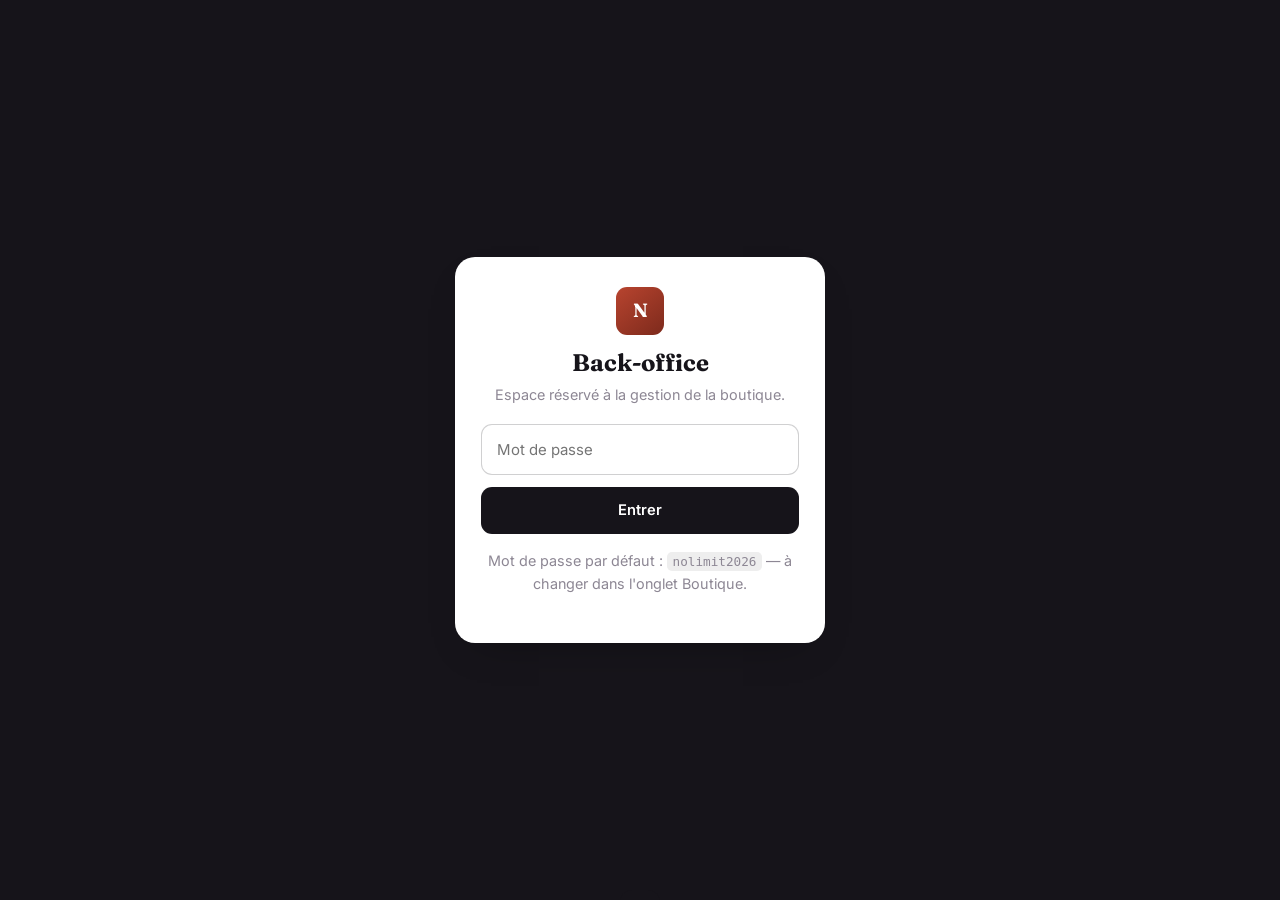
<file: admin.html>
<!DOCTYPE html>
<html lang="fr">
<head>
<meta charset="utf-8">
<meta name="viewport" content="width=device-width, initial-scale=1">
<title>Back-office — No Limite Shop</title>
<meta name="robots" content="noindex, nofollow">
<link rel="icon" href="assets/img/favicon.svg" type="image/svg+xml">
<link rel="manifest" href="/manifest.json">
<meta name="theme-color" content="#111827">
<meta name="apple-mobile-web-app-capable" content="yes">
<meta name="apple-mobile-web-app-status-bar-style" content="black">
<meta name="apple-mobile-web-app-title" content="Nolimit BO">
<link rel="apple-touch-icon" href="/assets/img/icon-192.png">
<link rel="preconnect" href="https://fonts.googleapis.com">
<link rel="preconnect" href="https://fonts.gstatic.com" crossorigin>
<link href="https://fonts.googleapis.com/css2?family=Fraunces:opsz,wght@9..144,700&family=Inter:wght@400;500;600;700&display=swap" rel="stylesheet">
<link rel="stylesheet" href="assets/css/admin.css?v=20260909193425">
</head>
<body>

<!-- ============================================================ CONNEXION -->
<div class="gate" id="gate">
  <form class="gate__box" id="gateForm">
    <span class="logo__mark">N</span>
    <h1>Back-office</h1>
    <p>Espace réservé à la gestion de la boutique.</p>
    <input type="password" id="gatePwd" placeholder="Mot de passe" autocomplete="current-password">
    <button class="btn btn--primary btn--full" type="submit">Entrer</button>
    <p class="gate__err" id="gateErr" hidden>Mot de passe incorrect.</p>
    <p class="gate__hint">Mot de passe par défaut : <code>nolimit2026</code> — à changer dans l'onglet Boutique.</p>
  </form>
</div>

<!-- ================================================================= APP -->
<div class="app" id="app" hidden>

  <aside class="side">
    <div class="side__top">
      <span class="logo__mark">N</span>
      <div>
        <b>No Limite Shop</b>
        <i>Back-office</i>
      </div>
    </div>
    <nav class="side__nav" id="sideNav">
      <button class="tab is-on" data-tab="board"><span>📊</span> Tableau de bord</button>
      <button class="tab" data-tab="commandes"><span>🛍️</span> Commandes <span class="pastille" id="badgeCmd" hidden>0</span></button>
      <button class="tab" data-tab="produits"><span>👕</span> Produits</button>
      <button class="tab" data-tab="categories"><span>🏷️</span> Catégories</button>
      <button class="tab" data-tab="boutique"><span>🏪</span> Boutique</button>
      <button class="tab" data-tab="faq"><span>❓</span> FAQ</button>
    </nav>
    <div class="side__foot">
      <a href="index.html" target="_blank" rel="noopener">Voir la boutique ↗</a>
      <button id="btnLogout">Se déconnecter</button>
    </div>
  </aside>

  <main class="main">
    <header class="bar">
      <button class="burger" id="burger" aria-label="Menu"><span></span><span></span><span></span></button>
      <h1 id="pageTitre">Tableau de bord</h1>
      <div class="bar__act">
        <span class="dot" id="etat" hidden>Enregistrement…</span>
      </div>
    </header>

    <div class="page" id="page"></div>
  </main>
</div>

<!-- ================================================= MODALE FICHE PRODUIT -->
<div class="ovl" id="ovlEdit" hidden>
  <div class="sheet" role="dialog" aria-modal="true">
    <header class="sheet__hd">
      <h2 id="editTitre">Modifier l'article</h2>
      <button class="x" data-close aria-label="Fermer">&times;</button>
    </header>
    <div class="sheet__body" id="editBody"></div>
    <footer class="sheet__ft">
      <button class="btn btn--ghost" data-close>Annuler</button>
      <button class="btn btn--primary" id="btnSaveP">Enregistrer</button>
    </footer>
  </div>
</div>

<div class="toast" id="toast" role="status" aria-live="polite"></div>

<script src="assets/js/admin.js?v=20260909193425"></script>
</body>
</html>
</file>
<file: assets/css/admin.css>
/* ==========================================================================
   NOLIMIT SHOP — back-office
   Interface de gestion : produits, prix, stock, photos, réglages.
   ========================================================================== */

:root{
  --bg:#f4f2ee; --panel:#fff; --side:#16141a; --side-2:#221f27;
  --ink:#16141a; --ink-2:#57525f; --ink-3:#8d8794;
  --line:rgba(22,20,26,.10); --line-2:rgba(22,20,26,.20);
  --accent:#b8442f; --ok:#16794a; --warn:#b8860b; --danger:#c02b2b;
  --r:14px; --shadow:0 16px 40px -22px rgba(0,0,0,.4);
  --ease:cubic-bezier(.22,1,.36,1);
}
*,*::before,*::after{ box-sizing:border-box; }
body{
  margin:0; background:var(--bg); color:var(--ink);
  font-family:"Inter",system-ui,-apple-system,sans-serif; font-size:15px; line-height:1.55;
  -webkit-font-smoothing:antialiased;
}
h1,h2,h3{ margin:0; line-height:1.2; }
p{ margin:0; }
img{ max-width:100%; display:block; }
a{ color:inherit; }
button,input,select,textarea{ font:inherit; color:inherit; }
button{ cursor:pointer; background:none; border:0; }
ul{ margin:0; padding:0; list-style:none; }
code{ background:rgba(22,20,26,.07); padding:2px 6px; border-radius:5px; font-size:.88em; }
:focus-visible{ outline:2px solid var(--accent); outline-offset:2px; border-radius:6px; }

.logo__mark{
  width:38px; height:38px; border-radius:11px; flex:none; display:grid; place-items:center;
  background:linear-gradient(140deg,#b8442f,#7d2a1c); color:#fff;
  font-family:"Fraunces",serif; font-weight:700; font-size:1.2rem;
}

/* -------------------------------------------------------------- BOUTONS */
.btn{
  display:inline-flex; align-items:center; justify-content:center; gap:8px;
  padding:11px 18px; border-radius:11px; font-weight:600; font-size:.92rem;
  border:1px solid transparent; transition:.2s var(--ease); white-space:nowrap;
}
.btn:active{ transform:scale(.97); }
.btn--primary{ background:var(--ink); color:#fff; }
.btn--primary:hover{ background:#000; }
.btn--ghost{ border-color:var(--line-2); }
.btn--ghost:hover{ background:var(--bg); }
.btn--danger{ color:var(--danger); border:1px solid rgba(192,43,43,.35); }
.btn--danger:hover{ background:rgba(192,43,43,.08); }
.btn--ok{ background:var(--ok); color:#fff; }
.btn--sm{ padding:8px 14px; font-size:.86rem; border-radius:9px; }
.btn--full{ width:100%; }
.btn[disabled]{ opacity:.45; pointer-events:none; }

/* ------------------------------------------------------------ CONNEXION */
.gate{ position:fixed; inset:0; display:grid; place-items:center; padding:20px; background:var(--side); z-index:50; }
.gate[hidden]{ display:none; }
.gate__box{ background:var(--panel); border-radius:20px; padding:30px 26px; width:100%; max-width:370px; text-align:center; box-shadow:var(--shadow); }
.gate__box .logo__mark{ margin:0 auto 14px; width:48px; height:48px; }
.gate__box h1{ font-family:"Fraunces",serif; font-size:1.5rem; margin-bottom:6px; }
.gate__box p{ color:var(--ink-3); font-size:.9rem; margin-bottom:18px; }
.gate__box input{ width:100%; padding:13px 15px; border-radius:11px; border:1px solid var(--line-2); margin-bottom:12px; outline:none; }
.gate__box input:focus{ border-color:var(--ink); }
.gate__err{ color:var(--danger); font-size:.86rem; margin-top:12px !important; }
.gate__hint{ font-size:.78rem; margin-top:16px !important; }

/* ----------------------------------------------------------- STRUCTURE */
.app{ display:flex; min-height:100vh; }
.app[hidden]{ display:none; }
.side{
  width:250px; flex:none; background:var(--side); color:#e9e4dc;
  display:flex; flex-direction:column; padding:18px 14px;
  position:sticky; top:0; height:100vh;
}
.side__top{ display:flex; align-items:center; gap:11px; padding:4px 8px 22px; }
.side__top b{ display:block; font-size:.95rem; }
.side__top i{ font-style:normal; font-size:.74rem; color:#9a9299; letter-spacing:.12em; text-transform:uppercase; }
.side__nav{ display:flex; flex-direction:column; gap:3px; }
.tab{
  display:flex; align-items:center; gap:11px; width:100%; text-align:left;
  padding:11px 13px; border-radius:10px; color:#c8c2bb; font-size:.92rem; font-weight:500; transition:.18s;
}
.tab span{ font-size:1.05rem; }
.tab:hover{ background:var(--side-2); color:#fff; }
.tab.is-on{ background:#fff; color:var(--ink); font-weight:600; }
.tab--pub{ margin-top:10px; border:1px dashed rgba(255,255,255,.2); }
.side__foot{ margin-top:auto; display:flex; flex-direction:column; gap:8px; padding:16px 10px 4px; border-top:1px solid rgba(255,255,255,.1); }
.side__foot a,.side__foot button{ color:#9a9299; font-size:.85rem; text-align:left; text-decoration:none; }
.side__foot a:hover,.side__foot button:hover{ color:#fff; }

.main{ flex:1; min-width:0; display:flex; flex-direction:column; }
.bar{
  position:sticky; top:0; z-index:20; background:rgba(244,242,238,.9); backdrop-filter:blur(10px);
  border-bottom:1px solid var(--line); padding:14px 22px;
  display:flex; align-items:center; gap:14px;
}
.bar h1{ font-family:"Fraunces",serif; font-size:1.25rem; margin-right:auto; }
.bar__act{ display:flex; align-items:center; gap:12px; }
.dot{ font-size:.78rem; color:var(--warn); font-weight:600; display:flex; align-items:center; gap:6px; }
.dot::before{ content:""; width:8px; height:8px; border-radius:50%; background:var(--warn); }
.page{ padding:22px; flex:1; }

.burger{ display:none; width:38px; height:38px; place-items:center; gap:4px; }
.burger span{ width:19px; height:2px; background:var(--ink); border-radius:2px; }
@media (max-width:860px){
  .side{ position:fixed; left:0; top:0; z-index:40; transform:translateX(-100%); transition:transform .3s var(--ease); }
  .side.is-open{ transform:none; box-shadow:var(--shadow); }
  .burger{ display:grid; }
  .page{ padding:16px; }
  .bar{ padding:12px 16px; }
}

/* ------------------------------------------------------------- PANNEAUX */
.card{ background:var(--panel); border:1px solid var(--line); border-radius:var(--r); padding:20px; margin-bottom:16px; }
.card h2{ font-family:"Fraunces",serif; font-size:1.15rem; margin-bottom:4px; }
.card__sub{ color:var(--ink-3); font-size:.86rem; margin-bottom:16px; }

.stats{ display:grid; gap:12px; grid-template-columns:repeat(auto-fit,minmax(150px,1fr)); margin-bottom:16px; }
.stat{ background:var(--panel); border:1px solid var(--line); border-radius:var(--r); padding:16px 18px; }
.stat b{ display:block; font-family:"Fraunces",serif; font-size:1.7rem; line-height:1.1; }
.stat span{ font-size:.8rem; color:var(--ink-3); }
.stat--warn b{ color:var(--warn); }
.stat--danger b{ color:var(--danger); }

.hint{ background:rgba(184,68,47,.07); border:1px solid rgba(184,68,47,.2); border-radius:12px; padding:14px 16px; font-size:.88rem; color:var(--ink-2); margin-bottom:16px; }
.hint b{ color:var(--ink); }
.hint ol,.hint ul{ margin:8px 0 0; padding-left:18px; list-style:decimal; }
.hint ul{ list-style:disc; }
.hint li{ margin-bottom:4px; }

/* ------------------------------------------------------------- PRODUITS */
.tools{ display:flex; flex-wrap:wrap; gap:10px; align-items:center; margin-bottom:16px; }
.tools input[type="search"]{ flex:1 1 200px; padding:10px 15px; border-radius:11px; border:1px solid var(--line-2); background:var(--panel); outline:none; }
.tools input:focus{ border-color:var(--ink); }

.plist{ display:flex; flex-direction:column; gap:10px; }
.prow{
  background:var(--panel); border:1px solid var(--line); border-radius:var(--r);
  padding:12px; display:flex; gap:13px; align-items:center;
}
.prow__img{ width:62px; height:62px; border-radius:10px; background:var(--bg); flex:none; overflow:hidden; display:grid; place-items:center; }
.prow__img img{ width:100%; height:100%; object-fit:contain; }
.prow__img i{ font-style:normal; color:var(--ink-3); font-size:1.3rem; font-family:"Fraunces",serif; }
.prow__in{ flex:1; min-width:0; }
.prow__nom{ font-weight:600; font-size:.96rem; }
.prow__meta{ font-size:.8rem; color:var(--ink-3); }
.prow__prix{ font-weight:700; white-space:nowrap; }
.prow__prix s{ display:block; font-weight:400; font-size:.78rem; color:var(--ink-3); }
.prow__act{ display:flex; gap:6px; align-items:center; }
.iconb{ width:34px; height:34px; border-radius:9px; display:grid; place-items:center; color:var(--ink-2); font-size:1rem; }
.iconb:hover{ background:var(--bg); color:var(--ink); }
.iconb--danger:hover{ background:rgba(192,43,43,.1); color:var(--danger); }
@media (max-width:620px){
  .prow{ flex-wrap:wrap; }
  .prow__prix{ order:3; }
  .prow__act{ margin-left:auto; }
}

.tag{ display:inline-block; padding:2px 9px; border-radius:999px; font-size:.72rem; font-weight:700; }
.tag--ok{ background:rgba(22,121,74,.12); color:var(--ok); }
.tag--off{ background:rgba(192,43,43,.1); color:var(--danger); }
.tag--promo{ background:rgba(184,68,47,.12); color:var(--accent); }

/* ------------------------------------------------------------ FORMULAIRE */
.f{ display:block; margin-bottom:14px; }
.f > span{ display:block; font-size:.8rem; font-weight:600; color:var(--ink-2); margin-bottom:5px; }
.f input,.f select,.f textarea{
  width:100%; padding:11px 14px; border-radius:11px; border:1px solid var(--line-2);
  background:var(--panel); outline:none; transition:border-color .2s;
}
.f input:focus,.f select:focus,.f textarea:focus{ border-color:var(--ink); }
.f textarea{ resize:vertical; min-height:74px; }
.f small{ display:block; color:var(--ink-3); font-size:.76rem; margin-top:5px; }
.f2{ display:grid; gap:0 14px; grid-template-columns:1fr 1fr; }
@media (max-width:560px){ .f2{ grid-template-columns:1fr; } }
.switch{ display:flex; align-items:center; gap:10px; padding:11px 14px; border:1px solid var(--line-2); border-radius:11px; background:var(--panel); margin-bottom:14px; cursor:pointer; }
.switch input{ width:18px; height:18px; accent-color:var(--ok); }
.switch span{ font-size:.9rem; font-weight:500; }

.rows{ display:flex; flex-direction:column; gap:10px; margin-bottom:14px; }
.row{ display:flex; gap:8px; align-items:flex-start; background:var(--panel); border:1px solid var(--line); border-radius:12px; padding:10px; }
.row .f{ margin:0; flex:1; }
.row__x{ width:34px; height:38px; border-radius:9px; color:var(--ink-3); flex:none; }
.row__x:hover{ background:rgba(192,43,43,.1); color:var(--danger); }

/* ---------------------------------------------------------------- PHOTOS */
.photos{ display:flex; flex-wrap:wrap; gap:10px; margin-bottom:8px; }
.photo{ width:96px; }
.photo__box{ width:96px; height:96px; border-radius:11px; border:1px solid var(--line-2); overflow:hidden; background:#fff; position:relative; }
.photo__box img{ width:100%; height:100%; object-fit:contain; }
.photo__x{ position:absolute; top:4px; right:4px; width:24px; height:24px; border-radius:50%; background:rgba(0,0,0,.6); color:#fff; font-size:.9rem; display:grid; place-items:center; }
.photo__n{ font-size:.68rem; color:var(--ink-3); word-break:break-all; margin-top:4px; }
.photo__new{ color:var(--ok); font-weight:700; }
.drop{
  width:96px; height:96px; border-radius:11px; border:2px dashed var(--line-2);
  display:grid; place-items:center; text-align:center; color:var(--ink-3); font-size:.75rem; padding:8px;
}
.drop:hover{ border-color:var(--ink); color:var(--ink); }

/* --------------------------------------------------------------- MODALE */
.ovl{ position:fixed; inset:0; z-index:60; background:rgba(22,20,26,.5); display:flex; align-items:flex-end; justify-content:center; }
.ovl[hidden]{ display:none; }
@media (min-width:700px){ .ovl{ align-items:center; padding:24px; } }
.sheet{
  background:var(--bg); width:100%; max-width:760px; max-height:94vh;
  border-radius:20px 20px 0 0; display:flex; flex-direction:column; box-shadow:var(--shadow);
  animation:up .3s var(--ease);
}
@media (min-width:700px){ .sheet{ border-radius:20px; } }
@keyframes up{ from{ transform:translateY(24px); opacity:0; } }
.sheet__hd{ display:flex; align-items:center; justify-content:space-between; padding:18px 20px; border-bottom:1px solid var(--line); }
.sheet__hd h2{ font-family:"Fraunces",serif; font-size:1.2rem; }
.sheet__body{ padding:20px; overflow-y:auto; flex:1; }
.sheet__ft{ padding:14px 20px; border-top:1px solid var(--line); display:flex; gap:10px; justify-content:flex-end; background:var(--panel); border-radius:0 0 20px 20px; }
.x{ width:36px; height:36px; border-radius:50%; font-size:1.5rem; color:var(--ink-2); background:var(--bg); }
.x:hover{ background:var(--line); }

/* ---------------------------------------------------------------- PUBLIER */
.code{
  background:var(--side); color:#d8d3cc; border-radius:12px; padding:16px;
  font-family:ui-monospace,SFMono-Regular,Menlo,monospace; font-size:.76rem; line-height:1.5;
  max-height:340px; overflow:auto; white-space:pre; margin-bottom:14px;
}
.steps{ counter-reset:s; }
.steps li{ counter-increment:s; position:relative; padding-left:34px; margin-bottom:12px; font-size:.9rem; color:var(--ink-2); }
.steps li::before{
  content:counter(s); position:absolute; left:0; top:0; width:24px; height:24px; border-radius:50%;
  background:var(--ink); color:#fff; display:grid; place-items:center; font-size:.76rem; font-weight:700;
}
.steps b{ color:var(--ink); }

/* ---------------------------------------------------------------- TOAST */
.toast{
  position:fixed; left:50%; bottom:22px; transform:translate(-50%,150%);
  background:var(--ink); color:#fff; padding:12px 20px; border-radius:999px;
  font-size:.88rem; z-index:90; transition:transform .3s var(--ease); box-shadow:var(--shadow);
  max-width:calc(100% - 30px); text-align:center;
}
.toast.is-on{ transform:translate(-50%,0); }
.toast--err{ background:var(--danger); }

/* pastille de comptage des nouvelles commandes dans le menu */
.pastille{
  display:inline-grid; place-items:center; min-width:20px; height:20px; padding:0 6px;
  margin-left:auto; border-radius:999px; background:var(--accent); color:#fff;
  font-size:.7rem; font-weight:700; line-height:1;
}
.pastille[hidden]{ display:none; }

/* rangée produit : le bouton de stock est un vrai bouton libellé, il passe
   à la ligne sous le reste quand la largeur manque */
.prow__act{ flex-wrap:wrap; justify-content:flex-end; }
.prow__act .btn{ white-space:nowrap; }
@media (max-width:620px){
  .prow__act{ width:100%; }
  .prow__act .btn{ flex:1 1 auto; }
}
</file>
